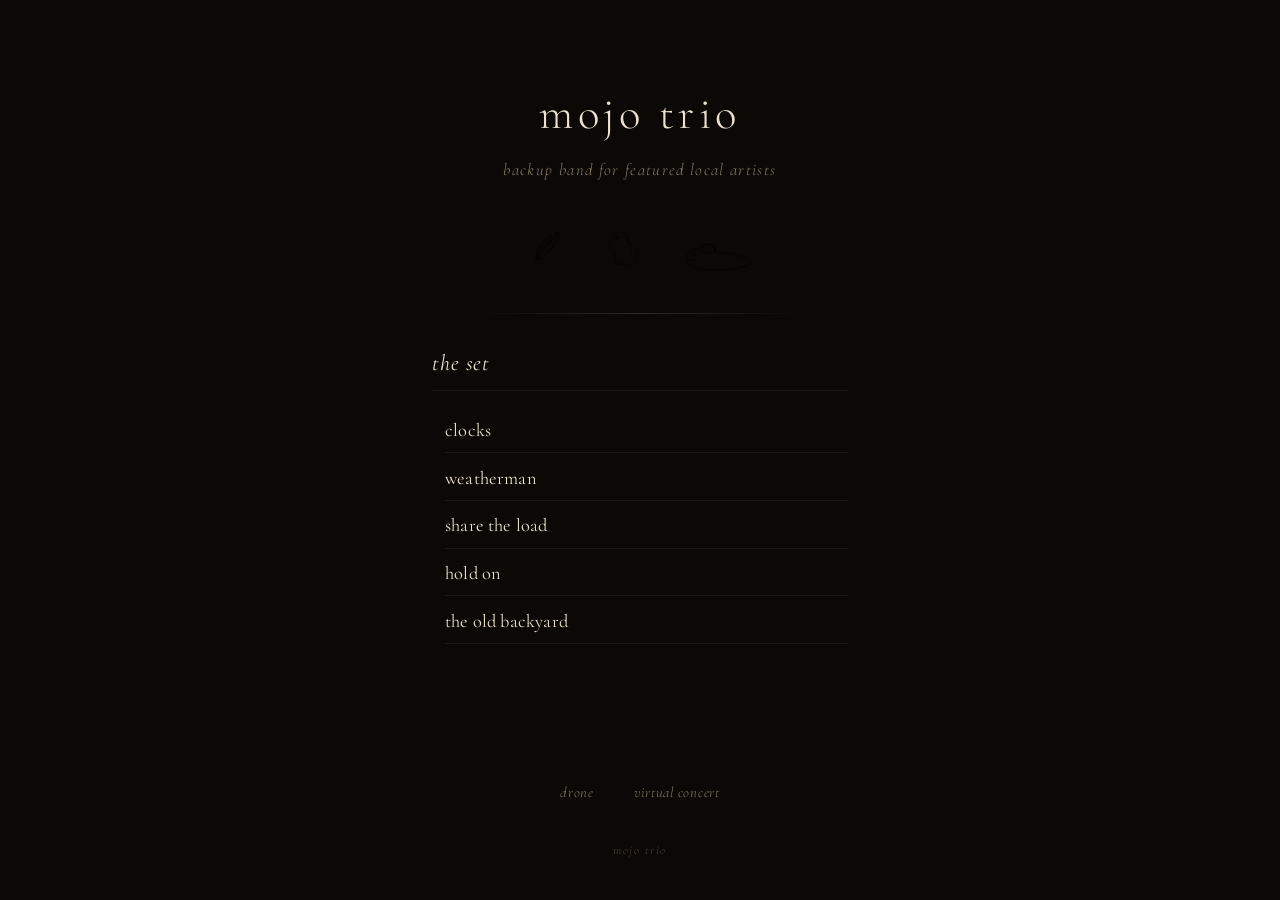
<file: index.html>
<!DOCTYPE html>
<html lang="en">
<head>
  <meta charset="UTF-8">
  <meta name="viewport" content="width=device-width, initial-scale=1.0">
  <title>mojo trio</title>
  <meta name="description" content="mojo trio practice site">
  <link rel="preconnect" href="https://fonts.googleapis.com">
  <link rel="preconnect" href="https://fonts.gstatic.com" crossorigin>
  <link href="https://fonts.googleapis.com/css2?family=Cormorant+Garamond:ital,wght@0,300;0,400;0,500;1,300;1,400&display=swap" rel="stylesheet">
  <link rel="stylesheet" href="index.css">
</head>
<body>
<header>
    <h1>mojo trio</h1>
    <p class="subtitle">backup band for featured local artists</p>
    <div class="marks" aria-hidden="true">
      <img class="mark-spirit" src="feather.svg" alt="">
      <img class="mark-frog"   src="frog.svg"    alt="">
      <img class="mark-toad"   src="toad.svg"    alt="">
    </div>
  </header>

  <main id="concerts"></main>

  <nav class="tools">
    <a href="drone.html">drone</a>
    <a href="concert.html">virtual concert</a>
  </nav>

  <footer>mojo trio</footer>

  <script>
    fetch('songs.json')
      .then(r => { if (!r.ok) throw new Error(r.status); return r.json(); })
      .then(data => {
        const container = document.getElementById('concerts');
        const concertMeta = data.concerts || {};
        const entries = Object.entries(data.songs || {});

        if (entries.length === 0) {
          const p = document.createElement('p');
          p.className = 'empty';
          p.innerHTML = 'songs coming soon<span class="empty-sub">add tracks to <code>songs.json</code></span>';
          container.appendChild(p);
          return;
        }

        const concerts = {};
        entries.forEach(([slug, song]) => {
          const concert = song.concert || 'uncategorized';
          if (!concerts[concert]) concerts[concert] = [];
          concerts[concert].push([slug, song]);
        });

        let delay = 0.4;
        for (const [concert, songs] of Object.entries(concerts)) {
          const section = document.createElement('div');
          section.className = 'concert';
          section.style.animationDelay = delay + 's';
          delay += 0.15;

          const header = document.createElement('div');
          header.className = 'concert-header';

          const meta = concertMeta[concert];
          const h2 = document.createElement('h2');
          h2.className = 'concert-name';
          h2.textContent = meta ? meta.name : concert;
          header.appendChild(h2);

          if (meta && meta.date) {
            const dateSpan = document.createElement('span');
            dateSpan.className = 'concert-date';
            dateSpan.textContent = meta.date;
            header.appendChild(dateSpan);
          }

          section.appendChild(header);

          const ul = document.createElement('ul');
          ul.className = 'song-list';
          songs.sort((a, b) => (a[1].order || 99) - (b[1].order || 99));
          songs.forEach(([slug, song]) => {
            const li = document.createElement('li');
            const a = document.createElement('a');
            a.href = 'song.html?s=' + encodeURIComponent(slug);

            const parts = song.title.split(' — ');
            if (parts.length === 2) {
              const artistSpan = document.createElement('span');
              artistSpan.className = 'song-artist';
              artistSpan.textContent = parts[0];
              a.appendChild(artistSpan);
              a.appendChild(document.createTextNode(parts[1]));
            } else {
              a.textContent = song.title;
            }

            li.appendChild(a);
            ul.appendChild(li);
          });

          section.appendChild(ul);
          container.appendChild(section);
        }
      })
      .catch(() => {
        const container = document.getElementById('concerts');
        const p = document.createElement('p');
        p.className = 'empty';
        p.textContent = 'failed to load songs';
        container.appendChild(p);
      });
  </script>
</body>
</html>
</file>
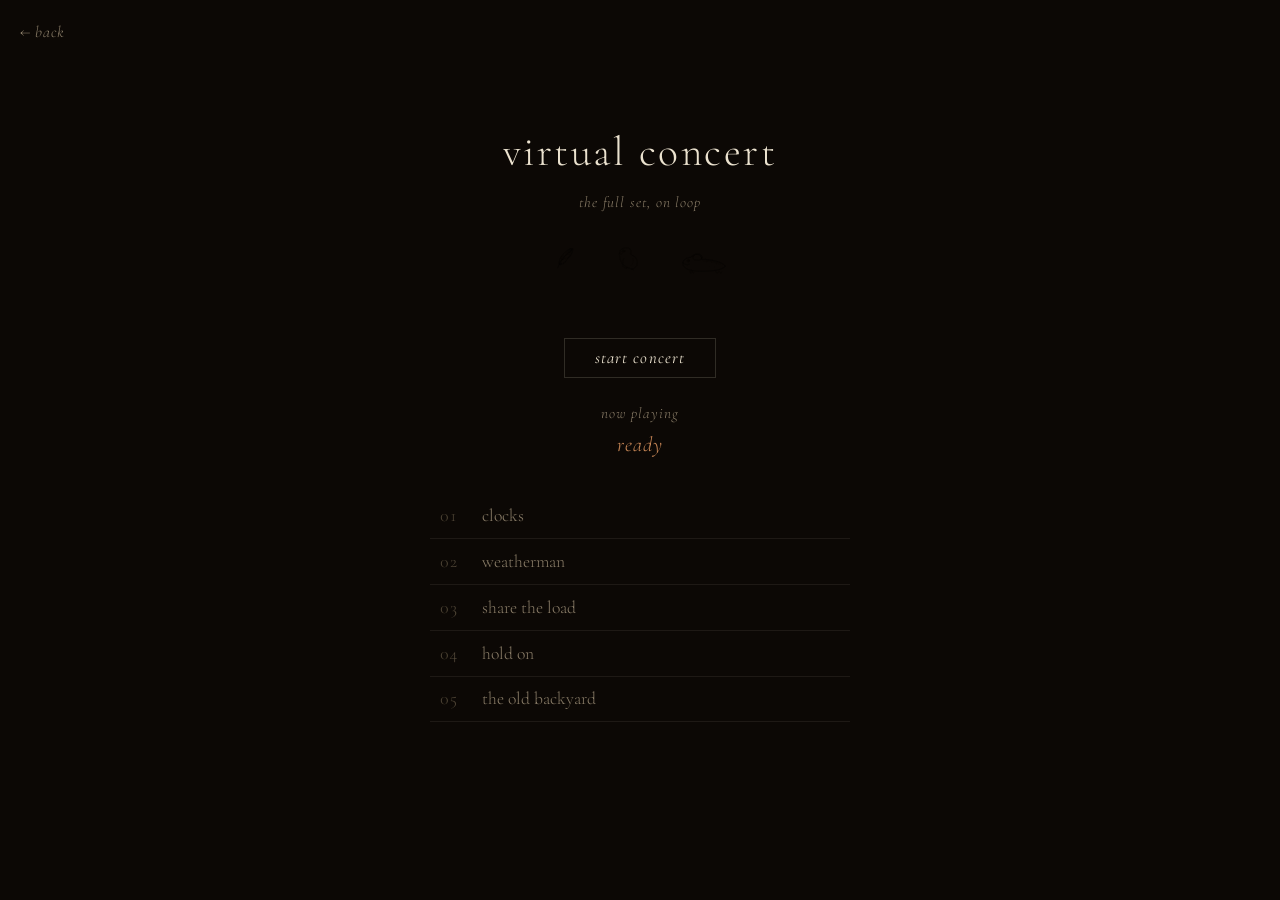
<file: concert.html>
<!DOCTYPE html>
<html lang="en">
<head>
  <meta charset="UTF-8" />
  <meta name="viewport" content="width=device-width, initial-scale=1.0" />
  <title>virtual concert · mojo trio</title>
  <link rel="preconnect" href="https://fonts.googleapis.com">
  <link rel="preconnect" href="https://fonts.gstatic.com" crossorigin>
  <link href="https://fonts.googleapis.com/css2?family=Cormorant+Garamond:ital,wght@0,300;0,400;0,500;1,300;1,400&display=swap" rel="stylesheet">
  <link rel="stylesheet" href="index.css">
  <style>
    body {
      padding: 4rem 1.25rem 4rem;
      display: flex;
      flex-direction: column;
      align-items: center;
      gap: 1.5rem;
    }

    #start-btn {
      background: transparent;
      border: 1px solid var(--line-strong);
      color: var(--ink);
      font-family: var(--font-serif);
      font-style: italic;
      font-size: 1.05rem;
      padding: 0.55rem 1.9rem;
      cursor: pointer;
      letter-spacing: 0.06em;
      transition: color 0.3s ease, border-color 0.3s ease;
    }
    #start-btn:hover { color: var(--ember); border-color: var(--ember); }

    .now-playing {
      font-family: var(--font-serif);
      font-style: italic;
      text-align: center;
      color: var(--ink-mute);
      margin: 0;
      font-size: 0.95rem;
      letter-spacing: 0.06em;
    }
    .now-playing .current {
      display: block;
      color: var(--ember);
      font-size: 1.3rem;
      letter-spacing: 0.04em;
      margin-top: 0.2rem;
      text-transform: lowercase;
    }

    .setlist {
      list-style: none;
      padding: 0;
      margin: 0.5rem 0;
      width: min(420px, 92vw);
    }
    .setlist li {
      display: flex;
      justify-content: space-between;
      gap: 1rem;
      font-family: var(--font-serif);
      font-size: 1.1rem;
      color: var(--ink-mute);
      padding: 0.55rem 0.6rem;
      border-bottom: 1px solid var(--line);
      transition: color 0.3s ease, opacity 0.3s ease;
      cursor: pointer;
      text-transform: lowercase;
    }
    .setlist li .num {
      color: var(--ink-faint);
      font-variant-numeric: tabular-nums;
      margin-right: 0.5rem;
    }
    .setlist li.played { color: var(--ink-faint); opacity: 0.6; }
    .setlist li.active { color: var(--ember); }

    .loop-badge {
      font-family: var(--font-serif);
      font-style: italic;
      font-size: 0.85rem;
      letter-spacing: 0.08em;
      color: var(--ink-faint);
      text-align: center;
      min-height: 1.2em;
      margin: 0;
    }
  </style>
</head>
<body>
  <a class="back" href="index.html">← back</a>

  <div class="page-header">
    <h1>virtual concert</h1>
    <p class="subtitle">the full set, on loop</p>
    <div class="marks-row" aria-hidden="true">
      <img class="m-spirit" src="feather.svg" alt="">
      <img class="m-frog"   src="frog.svg"    alt="">
      <img class="m-toad"   src="toad.svg"    alt="">
    </div>
  </div>

  <audio id="audio" preload="none"></audio>

  <button id="start-btn">start concert</button>

  <p class="now-playing">
    now playing
    <span class="current" id="current-title">loading…</span>
  </p>

  <ul class="setlist" id="setlist"></ul>

  <p class="loop-badge" id="loop-badge"></p>

  <script>
    const audio = document.getElementById('audio');
    const currentTitle = document.getElementById('current-title');
    const setlistEl = document.getElementById('setlist');
    const loopBadge = document.getElementById('loop-badge');
    const startBtn = document.getElementById('start-btn');

    let playlist = [];
    let currentIndex = 0;
    let loopCount = 0;
    let started = false;

    fetch('songs.json')
      .then(r => { if (!r.ok) throw new Error(r.status); return r.json(); })
      .then(data => {
        playlist = Object.entries(data.songs || {})
          .sort((a, b) => (a[1].order || 99) - (b[1].order || 99))
          .map(([slug, song]) => song);

        if (playlist.length === 0) {
          currentTitle.textContent = 'no songs yet';
          startBtn.disabled = true;
          startBtn.style.opacity = '0.4';
          return;
        }

        playlist.forEach((song, i) => {
          const li = document.createElement('li');
          li.id = 'setlist-' + i;
          const num = document.createElement('span');
          num.className = 'num';
          num.textContent = (i + 1).toString().padStart(2, '0');
          const name = document.createElement('span');
          name.style.flex = '1';
          name.textContent = song.title;
          li.appendChild(num);
          li.appendChild(name);
          li.addEventListener('click', () => { if (started) playSong(i); });
          setlistEl.appendChild(li);
        });

        currentTitle.textContent = 'ready';
      })
      .catch(() => { currentTitle.textContent = 'failed to load'; });

    function updateSetlist() {
      playlist.forEach((_, i) => {
        const li = document.getElementById('setlist-' + i);
        li.className = '';
        if (i < currentIndex) li.className = 'played';
        if (i === currentIndex) li.className = 'active';
      });
    }

    function playSong(index) {
      currentIndex = index;
      const song = playlist[index];
      currentTitle.textContent = song.title;
      updateSetlist();
      audio.src = song.audio;
      audio.play();
    }

    function playNext() {
      currentIndex++;
      if (currentIndex >= playlist.length) {
        currentIndex = 0;
        loopCount++;
        loopBadge.textContent = 'loop ' + (loopCount + 1);
      }
      playSong(currentIndex);
    }

    audio.addEventListener('ended', () => { if (started) playNext(); });

    startBtn.addEventListener('click', () => {
      if (playlist.length === 0) return;
      if (!started) {
        started = true;
        loopCount = 0;
        loopBadge.textContent = 'loop 1';
        startBtn.textContent = 'restart';
        playSong(0);
      } else {
        loopCount = 0;
        loopBadge.textContent = 'loop 1';
        playSong(0);
      }
    });
  </script>
</body>
</html>
</file>
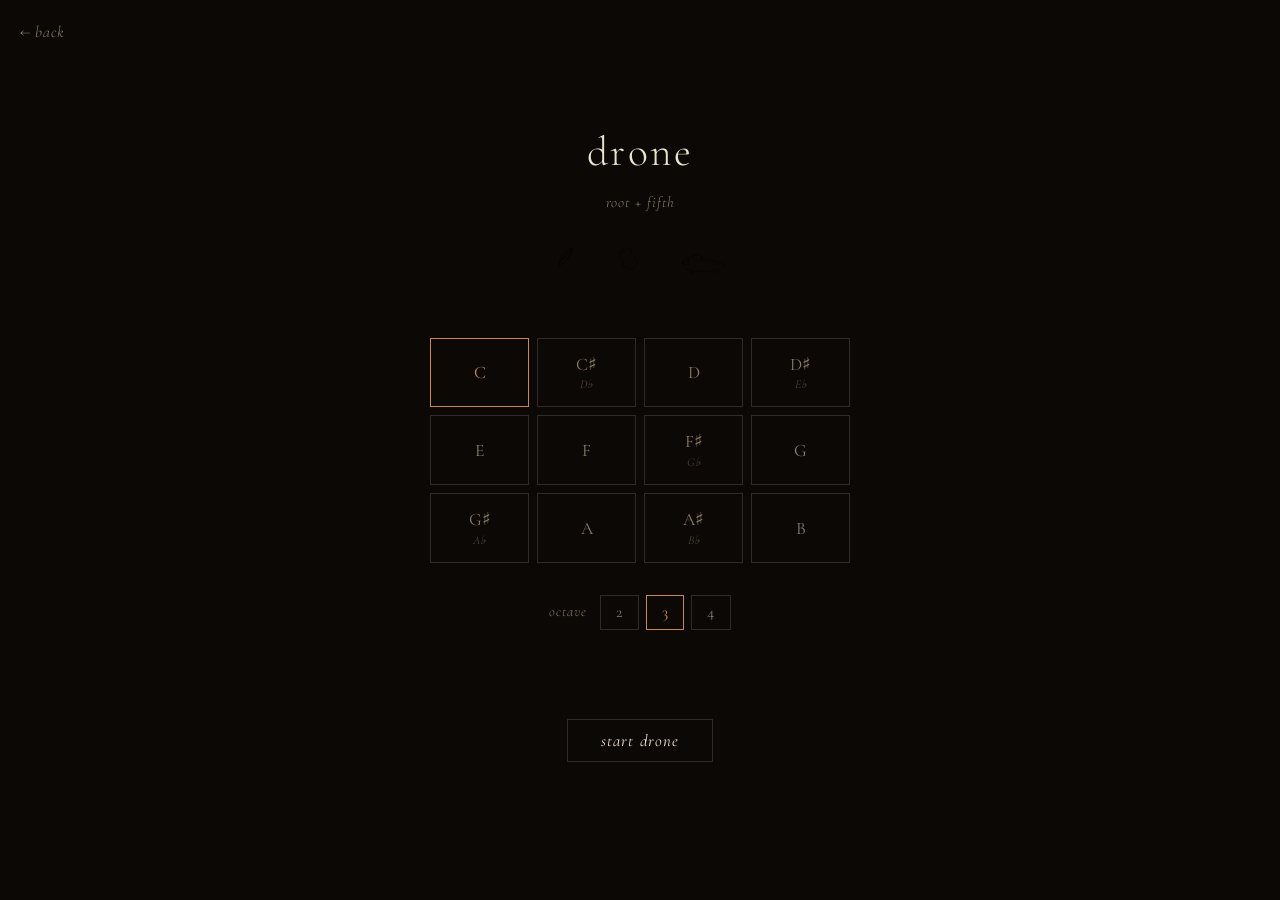
<file: drone.html>
<!DOCTYPE html>
<html lang="en">
<head>
  <meta charset="UTF-8" />
  <meta name="viewport" content="width=device-width, initial-scale=1.0" />
  <title>drone · mojo trio</title>
  <link rel="preconnect" href="https://fonts.googleapis.com">
  <link rel="preconnect" href="https://fonts.gstatic.com" crossorigin>
  <link href="https://fonts.googleapis.com/css2?family=Cormorant+Garamond:ital,wght@0,300;0,400;0,500;1,300;1,400&display=swap" rel="stylesheet">
  <link rel="stylesheet" href="index.css">
  <style>
    body {
      padding: 4rem 1.25rem 4rem;
      display: flex;
      flex-direction: column;
      align-items: center;
      gap: 1.5rem;
    }

    .note-grid {
      display: grid;
      grid-template-columns: repeat(4, 1fr);
      gap: 0.5rem;
      width: min(420px, 92vw);
      margin: 0 auto;
    }

    .note-btn {
      background: transparent;
      border: 1px solid var(--line-strong);
      color: var(--ink-mute);
      font-family: var(--font-serif);
      font-size: 1.1rem;
      font-weight: 400;
      padding: 0.85em 0.4em;
      cursor: pointer;
      transition: color 0.2s ease, border-color 0.2s ease;
      line-height: 1.2;
      text-align: center;
    }
    .note-btn:hover { color: var(--ink); border-color: var(--ink-mute); }
    .note-btn.selected {
      color: var(--ember);
      border-color: var(--ember);
    }
    .note-btn .enharmonic {
      display: block;
      font-size: 0.75rem;
      color: var(--ink-faint);
      font-style: italic;
      margin-top: 0.2em;
    }
    .note-btn.selected .enharmonic { color: var(--ember); opacity: 0.7; }

    .octave-row {
      display: flex;
      gap: 0.45rem;
      justify-content: center;
      align-items: center;
      margin-top: 0.5rem;
    }
    .octave-label {
      font-family: var(--font-serif);
      font-style: italic;
      font-size: 0.9rem;
      color: var(--ink-mute);
      margin-right: 0.4rem;
      letter-spacing: 0.06em;
    }
    .oct-btn {
      background: transparent;
      border: 1px solid var(--line-strong);
      color: var(--ink-mute);
      font-family: var(--font-serif);
      font-size: 1rem;
      padding: 0.4em 0.95em;
      cursor: pointer;
      transition: color 0.2s ease, border-color 0.2s ease;
    }
    .oct-btn:hover { color: var(--ink); border-color: var(--ink-mute); }
    .oct-btn.selected { color: var(--ember); border-color: var(--ember); }

    .drone-status {
      font-family: var(--font-serif);
      font-style: italic;
      font-size: 1.3rem;
      letter-spacing: 0.06em;
      color: var(--ink-faint);
      text-align: center;
      min-height: 1.6em;
      margin: 0.5rem 0 0;
    }
    .drone-status.playing { color: var(--ember); }

    .play-btn {
      background: transparent;
      border: 1px solid var(--line-strong);
      color: var(--ink);
      font-family: var(--font-serif);
      font-style: italic;
      font-size: 1.05rem;
      padding: 0.6em 2em;
      cursor: pointer;
      letter-spacing: 0.06em;
      transition: color 0.3s ease, border-color 0.3s ease;
    }
    .play-btn:hover { color: var(--ember); border-color: var(--ember); }
  </style>
</head>
<body>
<a class="back" href="index.html">← back</a>

  <div class="page-header">
    <h1>drone</h1>
    <p class="subtitle">root + fifth</p>
    <div class="marks-row" aria-hidden="true">
      <img class="m-spirit" src="feather.svg" alt="">
      <img class="m-frog"   src="frog.svg"    alt="">
      <img class="m-toad"   src="toad.svg"    alt="">
    </div>
  </div>

  <div class="note-grid" id="notes"></div>

  <div class="octave-row">
    <span class="octave-label">octave</span>
    <button class="oct-btn" data-oct="2">2</button>
    <button class="oct-btn selected" data-oct="3">3</button>
    <button class="oct-btn" data-oct="4">4</button>
  </div>

  <p class="drone-status" id="status"></p>
  <button class="play-btn" id="play-btn">start drone</button>

  <script>
    const NOTES = [
      { name: 'C',  alt: null },
      { name: 'C♯', alt: 'D♭' },
      { name: 'D',  alt: null },
      { name: 'D♯', alt: 'E♭' },
      { name: 'E',  alt: null },
      { name: 'F',  alt: null },
      { name: 'F♯', alt: 'G♭' },
      { name: 'G',  alt: null },
      { name: 'G♯', alt: 'A♭' },
      { name: 'A',  alt: null },
      { name: 'A♯', alt: 'B♭' },
      { name: 'B',  alt: null }
    ];

    function noteFreq(noteIndex, octave) {
      const midi = noteIndex + (octave + 1) * 12;
      return 440 * Math.pow(2, (midi - 69) / 12);
    }

    const FIFTH_RATIO = 1.5;

    let audioCtx = null;
    let rootOsc = null, fifthOsc = null;
    let droneFilter = null, droneGain = null;
    let formantA = null, formantB = null, bridgeHill = null;
    let noiseSource = null, noiseFilter = null, noiseGain = null;
    let isPlaying = false;
    let selectedNote = 0;
    let selectedOctave = 3;

    const notesGrid = document.getElementById('notes');
    const statusEl = document.getElementById('status');
    const playBtn = document.getElementById('play-btn');

    NOTES.forEach((note, i) => {
      const btn = document.createElement('button');
      btn.className = 'note-btn' + (i === 0 ? ' selected' : '');
      btn.dataset.note = i;
      let html = note.name;
      if (note.alt) html += '<span class="enharmonic">' + note.alt + '</span>';
      btn.innerHTML = html;
      btn.addEventListener('click', () => selectNote(i));
      notesGrid.appendChild(btn);
    });

    document.querySelectorAll('.oct-btn').forEach(btn => {
      btn.addEventListener('click', () => {
        document.querySelectorAll('.oct-btn').forEach(b => b.classList.remove('selected'));
        btn.classList.add('selected');
        selectedOctave = parseInt(btn.dataset.oct, 10);
        if (isPlaying) updateDroneFreq();
        updateStatus();
      });
    });

    function selectNote(i) {
      selectedNote = i;
      document.querySelectorAll('.note-btn').forEach(b => b.classList.remove('selected'));
      notesGrid.children[i].classList.add('selected');
      if (isPlaying) updateDroneFreq();
      updateStatus();
    }

    function currentFreq() {
      return noteFreq(selectedNote, selectedOctave);
    }

    function fifthLabel() {
      const fifthIdx = (selectedNote + 7) % 12;
      const fifthOct = selectedOctave + Math.floor((selectedNote + 7) / 12);
      return NOTES[fifthIdx].name + fifthOct;
    }

    function updateStatus() {
      const note = NOTES[selectedNote];
      const rootName = note.name + selectedOctave;
      if (isPlaying) {
        statusEl.textContent = rootName + ' · ' + fifthLabel();
        statusEl.className = 'drone-status playing';
      } else {
        statusEl.textContent = '';
        statusEl.className = 'drone-status';
      }
    }

    function initAudio() {
      audioCtx = new (window.AudioContext || window.webkitAudioContext)();
      audioCtx.onstatechange = () => {
        if (!audioCtx) return;
        if (audioCtx.state === 'interrupted' || audioCtx.state === 'suspended') {
          if (isPlaying) stopDrone();
        }
      };
    }

    async function startDrone() {
      if (!audioCtx) initAudio();
      if (audioCtx.state === 'suspended') await audioCtx.resume();

      const root = currentFreq();
      const fifth = root * FIFTH_RATIO;

      rootOsc = audioCtx.createOscillator();
      fifthOsc = audioCtx.createOscillator();
      droneFilter = audioCtx.createBiquadFilter();
      formantA = audioCtx.createBiquadFilter();
      formantB = audioCtx.createBiquadFilter();
      bridgeHill = audioCtx.createBiquadFilter();
      droneGain = audioCtx.createGain();

      rootOsc.type = 'sawtooth';
      rootOsc.frequency.value = root;
      fifthOsc.type = 'sawtooth';
      fifthOsc.frequency.value = fifth;

      droneFilter.type = 'lowpass';
      droneFilter.frequency.value = 5000;
      droneFilter.Q.value = 0.7;

      formantA.type = 'peaking';
      formantA.frequency.value = 250;
      formantA.Q.value = 4;
      formantA.gain.value = 8;
      formantB.type = 'peaking';
      formantB.frequency.value = 450;
      formantB.Q.value = 3;
      formantB.gain.value = 6;
      bridgeHill.type = 'peaking';
      bridgeHill.frequency.value = 1800;
      bridgeHill.Q.value = 2;
      bridgeHill.gain.value = 5;

      droneGain.gain.value = 0.35;

      // Sub-audible noise to keep car Bluetooth codecs from triggering
      // silence/static detection (which would otherwise duck a sustained
      // tone like this and produce audible pulsing). Put the noise in
      // the band BT codecs actually preserve (1-4 kHz) — putting it up
      // high (>6 kHz) is no good because SBC and similar codecs throw
      // those frequencies away before they reach the speaker.
      const noiseBuf = audioCtx.createBuffer(1, audioCtx.sampleRate, audioCtx.sampleRate);
      const noiseData = noiseBuf.getChannelData(0);
      for (let i = 0; i < noiseData.length; i++) noiseData[i] = Math.random() * 2 - 1;
      noiseSource = audioCtx.createBufferSource();
      noiseSource.buffer = noiseBuf;
      noiseSource.loop = true;
      noiseFilter = audioCtx.createBiquadFilter();
      noiseFilter.type = 'bandpass';
      noiseFilter.frequency.value = 2000;
      noiseFilter.Q.value = 0.6;
      noiseGain = audioCtx.createGain();
      noiseGain.gain.value = 0.012;

      rootOsc.connect(droneFilter);
      fifthOsc.connect(droneFilter);
      droneFilter.connect(formantA);
      formantA.connect(formantB);
      formantB.connect(bridgeHill);
      bridgeHill.connect(droneGain);
      noiseSource.connect(noiseFilter);
      noiseFilter.connect(noiseGain);
      noiseGain.connect(droneGain);
      droneGain.connect(audioCtx.destination);

      rootOsc.start();
      fifthOsc.start();
      noiseSource.start();

      isPlaying = true;
      playBtn.textContent = 'stop drone';
      updateStatus();
    }

    function stopDrone() {
      const sources = [rootOsc, fifthOsc, noiseSource];
      sources.forEach(o => { try { o.stop(); o.disconnect(); } catch (e) {} });
      rootOsc = null; fifthOsc = null;
      noiseSource = null; noiseFilter = null; noiseGain = null;
      droneFilter = null; droneGain = null;
      formantA = null; formantB = null; bridgeHill = null;

      isPlaying = false;
      playBtn.textContent = 'start drone';
      updateStatus();

      if (audioCtx) {
        const ctx = audioCtx;
        audioCtx = null;
        try { ctx.close(); } catch (e) {}
      }
    }

    function updateDroneFreq() {
      if (!rootOsc) return;
      const root = currentFreq();
      const fifth = root * FIFTH_RATIO;
      const now = audioCtx.currentTime;
      rootOsc.frequency.setTargetAtTime(root, now, 0.03);
      fifthOsc.frequency.setTargetAtTime(fifth, now, 0.03);
    }

    playBtn.addEventListener('click', () => {
      if (!isPlaying) startDrone();
      else stopDrone();
    });
  </script>
</body>
</html>
</file>
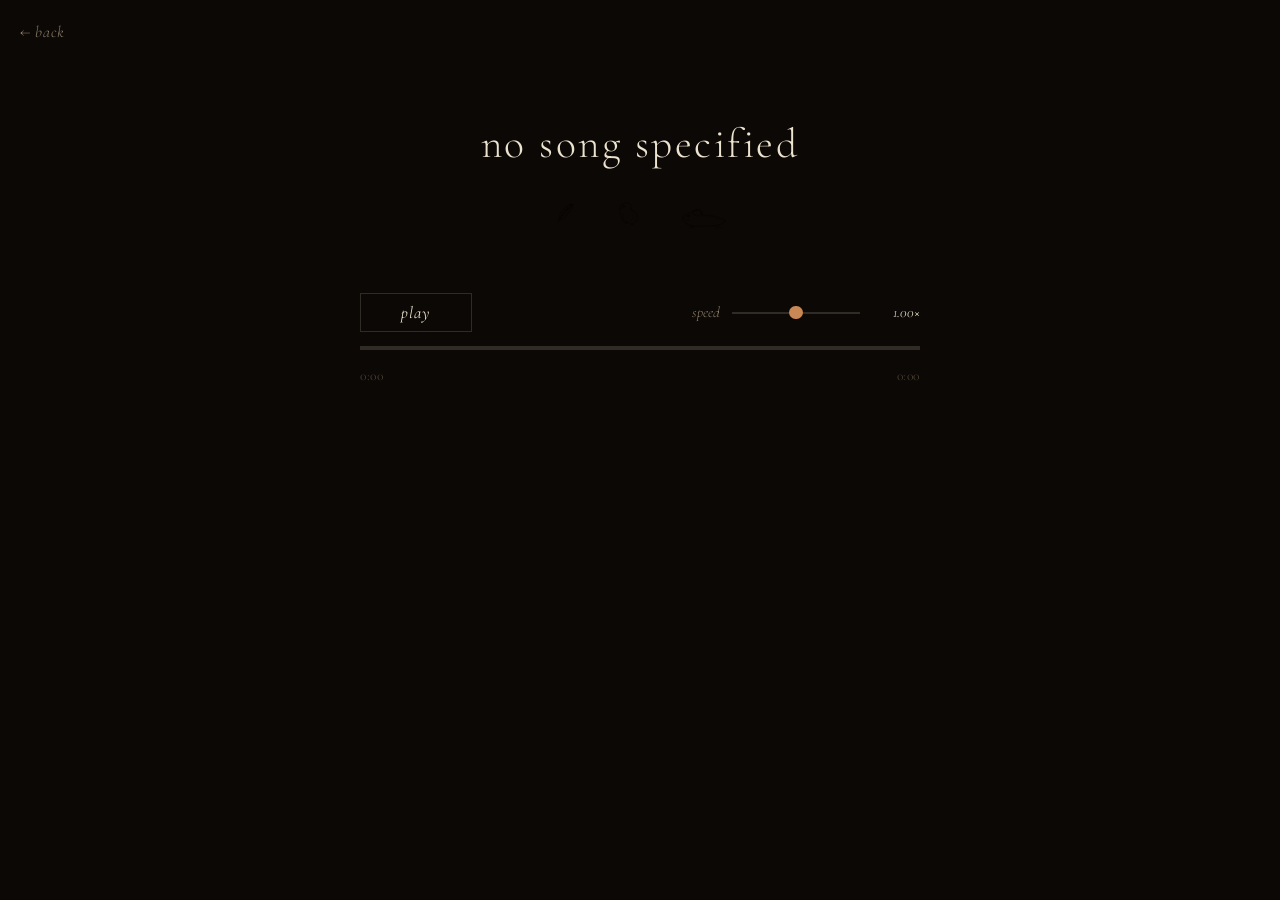
<file: song.html>
<!DOCTYPE html>
<html lang="en">
<head>
  <meta charset="UTF-8" />
  <meta name="viewport" content="width=device-width, initial-scale=1.0" />
  <title>loading…</title>
  <link rel="preconnect" href="https://fonts.googleapis.com">
  <link rel="preconnect" href="https://fonts.gstatic.com" crossorigin>
  <link href="https://fonts.googleapis.com/css2?family=Cormorant+Garamond:ital,wght@0,300;0,400;0,500;1,300;1,400&display=swap" rel="stylesheet">
  <link rel="stylesheet" href="index.css">
  <style>
    body {
      padding: 4rem 1.25rem 4rem;
      display: flex;
      flex-direction: column;
      align-items: center;
      gap: 1.5rem;
    }

    .song-title {
      font-family: var(--font-serif);
      font-weight: 300;
      font-size: clamp(1.8rem, 4.5vw, 2.6rem);
      letter-spacing: 0.04em;
      text-transform: lowercase;
      margin: 0;
      text-align: center;
      line-height: 1.2;
    }

    .transport {
      width: min(560px, 92vw);
      display: flex;
      flex-direction: column;
      gap: 0.9rem;
    }

    .transport-row {
      display: flex;
      align-items: center;
      justify-content: space-between;
      gap: 1rem;
      flex-wrap: wrap;
    }

    #play-btn {
      background: transparent;
      border: 1px solid var(--line-strong);
      color: var(--ink);
      font-family: var(--font-serif);
      font-style: italic;
      font-size: 1.05rem;
      padding: 0.5rem 1.7rem;
      cursor: pointer;
      letter-spacing: 0.06em;
      transition: color 0.25s ease, border-color 0.25s ease;
      min-width: 7rem;
    }
    #play-btn:hover { color: var(--ember); border-color: var(--ember); }

    .speed-control {
      display: flex;
      align-items: center;
      gap: 0.6rem;
      font-family: var(--font-serif);
      font-style: italic;
      color: var(--ink-mute);
      font-size: 0.95rem;
    }
    #speed-display { color: var(--ink); min-width: 3.2em; text-align: right; }

    input[type="range"] {
      -webkit-appearance: none;
      appearance: none;
      width: 8rem;
      height: 2px;
      background: var(--line-strong);
      outline: none;
    }
    input[type="range"]::-webkit-slider-thumb {
      -webkit-appearance: none; appearance: none;
      width: 0.85rem; height: 0.85rem;
      background: var(--ember); border-radius: 50%; cursor: pointer;
    }
    input[type="range"]::-moz-range-thumb {
      width: 0.85rem; height: 0.85rem;
      background: var(--ember); border-radius: 50%; cursor: pointer; border: 0;
    }

    /* progress / scrubber */
    .scrubber {
      position: relative;
      width: 100%;
      height: 4px;
      background: var(--line-strong);
      cursor: pointer;
    }
    .scrubber-fill {
      position: absolute;
      left: 0; top: 0; bottom: 0;
      width: 0%;
      background: var(--ember);
    }
    .time-row {
      display: flex;
      justify-content: space-between;
      font-family: var(--font-serif);
      font-size: 0.85rem;
      color: var(--ink-faint);
      letter-spacing: 0.04em;
    }

    /* section list */
    .sections {
      width: min(560px, 92vw);
      list-style: none;
      padding: 0;
      margin: 0.5rem 0 0;
    }
    .section {
      display: flex;
      align-items: center;
      gap: 0.75rem;
      padding: 0.65rem 0.6rem;
      border-bottom: 1px solid var(--line);
      cursor: pointer;
      transition: background 0.2s ease;
    }
    .section:hover { background: rgba(235, 226, 207, 0.03); }
    .section.active .section-label { color: var(--ember); }
    .section-time {
      font-family: var(--font-serif);
      font-variant-numeric: tabular-nums;
      color: var(--ink-faint);
      font-size: 0.95rem;
      min-width: 3.2em;
    }
    .section-label {
      flex: 1;
      font-size: 1.1rem;
      color: var(--ink);
      letter-spacing: 0.01em;
    }
    .loop-btn {
      background: transparent;
      border: 1px solid var(--line-strong);
      color: var(--ink-mute);
      font-family: var(--font-serif);
      font-style: italic;
      font-size: 0.85rem;
      padding: 0.3rem 0.85rem;
      cursor: pointer;
      letter-spacing: 0.06em;
      transition: color 0.2s ease, border-color 0.2s ease;
    }
    .loop-btn:hover { color: var(--ember); border-color: var(--ember); }
    .loop-btn.active { color: var(--bg); background: var(--ember); border-color: var(--ember); }
  </style>
</head>
<body>
  <a class="back" href="index.html">← back</a>

  <div class="page-header">
    <h1 class="song-title" id="song-title">loading…</h1>
    <div class="marks-row" aria-hidden="true">
      <img class="m-spirit" src="feather.svg" alt="">
      <img class="m-frog"   src="frog.svg"    alt="">
      <img class="m-toad"   src="toad.svg"    alt="">
    </div>
  </div>

  <audio id="audio" preload="metadata"></audio>

  <div class="transport">
    <div class="transport-row">
      <button id="play-btn">play</button>
      <div class="speed-control">
        <span>speed</span>
        <input id="speed" type="range" min="0.5" max="1.5" step="0.05" value="1">
        <span id="speed-display">1.00×</span>
      </div>
    </div>
    <div class="scrubber" id="scrubber"><div class="scrubber-fill" id="scrubber-fill"></div></div>
    <div class="time-row"><span id="cur-time">0:00</span><span id="dur-time">0:00</span></div>
  </div>

  <ul class="sections" id="sections"></ul>

  <script>
    const params = new URLSearchParams(window.location.search);
    const slug = params.get('s');
    const audio = document.getElementById('audio');
    const playBtn = document.getElementById('play-btn');
    const speedInput = document.getElementById('speed');
    const speedDisplay = document.getElementById('speed-display');
    const scrubber = document.getElementById('scrubber');
    const scrubberFill = document.getElementById('scrubber-fill');
    const curTimeEl = document.getElementById('cur-time');
    const durTimeEl = document.getElementById('dur-time');
    const sectionsEl = document.getElementById('sections');
    const titleEl = document.getElementById('song-title');

    let loopStart = null, loopEnd = null, loopIndex = null;
    let sections = [];

    function parseTime(t) {
      const parts = String(t).split(':');
      if (parts.length === 1) return parseFloat(parts[0]) || 0;
      return parseInt(parts[0], 10) * 60 + parseFloat(parts[1]);
    }
    function fmt(sec) {
      if (!isFinite(sec)) return '0:00';
      const m = Math.floor(sec / 60);
      const s = Math.floor(sec % 60).toString().padStart(2, '0');
      return `${m}:${s}`;
    }

    if (!slug) {
      titleEl.textContent = 'no song specified';
    } else {
      fetch('songs.json')
        .then(r => { if (!r.ok) throw new Error(r.status); return r.json(); })
        .then(data => {
          const song = (data.songs || {})[slug];
          if (!song) { titleEl.textContent = 'song not found'; return; }
          document.title = song.title + ' · mojo trio';
          titleEl.textContent = song.title;
          audio.src = song.audio;

          // Normalize to sections with start (seconds) + label. Support legacy "loops".
          if (Array.isArray(song.sections)) {
            sections = song.sections.map(s => ({ label: s.label, start: parseTime(s.start) }));
          } else if (Array.isArray(song.loops)) {
            sections = song.loops.map(l => ({
              label: l.label || '',
              start: parseTime(Array.isArray(l) ? l[0] : l.start)
            }));
          }
          renderSections();
        })
        .catch(err => { console.error(err); titleEl.textContent = 'failed to load'; });
    }

    function sectionEnd(i) {
      // end of section i = start of next section, or end of track for the last
      if (i + 1 < sections.length) return sections[i + 1].start;
      return isFinite(audio.duration) ? audio.duration : Infinity;
    }

    function renderSections() {
      sectionsEl.innerHTML = '';
      sections.forEach((sec, i) => {
        const li = document.createElement('li');
        li.className = 'section';
        li.dataset.index = i;

        const time = document.createElement('span');
        time.className = 'section-time';
        time.textContent = fmt(sec.start);

        const label = document.createElement('span');
        label.className = 'section-label';
        label.textContent = sec.label;

        const loopBtn = document.createElement('button');
        loopBtn.className = 'loop-btn';
        loopBtn.textContent = 'loop';

        // Click row (not the loop button) = seek there and play, no loop
        li.addEventListener('click', (e) => {
          if (e.target === loopBtn) return;
          clearLoop();
          audio.currentTime = sec.start;
          audio.play();
        });
        loopBtn.addEventListener('click', () => toggleLoop(i));

        li.appendChild(time);
        li.appendChild(label);
        li.appendChild(loopBtn);
        sectionsEl.appendChild(li);
      });
    }

    function clearLoop() {
      loopStart = loopEnd = loopIndex = null;
      document.querySelectorAll('.loop-btn').forEach(b => {
        b.classList.remove('active');
        b.textContent = 'loop';
      });
    }

    function toggleLoop(i) {
      const btns = document.querySelectorAll('.loop-btn');
      if (loopIndex === i) { clearLoop(); audio.pause(); return; }
      clearLoop();
      loopIndex = i;
      loopStart = sections[i].start;
      loopEnd = sectionEnd(i);
      btns[i].classList.add('active');
      btns[i].textContent = 'stop';
      audio.currentTime = loopStart;
      audio.play();
    }

    playBtn.addEventListener('click', () => {
      if (audio.paused) audio.play();
      else audio.pause();
    });

    speedInput.addEventListener('input', () => {
      const r = parseFloat(speedInput.value);
      audio.playbackRate = r;
      speedDisplay.textContent = r.toFixed(2) + '×';
    });

    scrubber.addEventListener('click', (e) => {
      if (!isFinite(audio.duration)) return;
      const rect = scrubber.getBoundingClientRect();
      const ratio = (e.clientX - rect.left) / rect.width;
      clearLoop();
      audio.currentTime = ratio * audio.duration;
    });

    audio.addEventListener('loadedmetadata', () => {
      durTimeEl.textContent = fmt(audio.duration);
    });

    audio.addEventListener('timeupdate', () => {
      if (loopStart !== null && audio.currentTime >= loopEnd) {
        audio.currentTime = loopStart;
      }
      curTimeEl.textContent = fmt(audio.currentTime);
      if (isFinite(audio.duration)) {
        scrubberFill.style.width = (audio.currentTime / audio.duration * 100) + '%';
      }
      // highlight the active section
      let active = -1;
      for (let i = 0; i < sections.length; i++) {
        if (audio.currentTime >= sections[i].start) active = i; else break;
      }
      document.querySelectorAll('.section').forEach((el, i) => {
        el.classList.toggle('active', i === active);
      });
    });

    audio.addEventListener('play',  () => { playBtn.textContent = 'pause'; });
    audio.addEventListener('pause', () => { playBtn.textContent = 'play'; });
    audio.addEventListener('ended', () => { clearLoop(); });
  </script>
</body>
</html>
</file>
<file: index.css>
/* ─────────────────────────────────────────────
   mojo trio — practice site
   earth-toned, restrained, WSO lineage
   ───────────────────────────────────────────── */

:root {
  --bg:          #0c0805;
  --ink:         #ebe2cf;
  --ink-mute:    #8a7d68;
  --ink-faint:   #4f4536;
  --ember:       #c98756;
  --line:        rgba(235, 226, 207, 0.08);
  --line-strong: rgba(235, 226, 207, 0.16);

  --font-serif:  "Cormorant Garamond", "EB Garamond", Georgia, serif;
}

*, *::before, *::after { box-sizing: border-box; }

html { scroll-behavior: smooth; }

body {
  margin: 0;
  background: var(--bg);
  color: var(--ink);
  font-family: var(--font-serif);
  font-weight: 300;
  line-height: 1.55;
  -webkit-font-smoothing: antialiased;
  -moz-osx-font-smoothing: grayscale;
  min-height: 100vh;
  display: flex;
  flex-direction: column;
  align-items: center;
  overflow-x: hidden;
}

code {
  font-family: "SF Mono", Menlo, Consolas, monospace;
  font-size: 0.85em;
  background: rgba(235, 226, 207, 0.06);
  padding: 0.12em 0.4em;
  border-radius: 0.2em;
  color: var(--ember);
}

/* ── header ── */
header {
  width: 100%;
  padding: 5rem 2rem 2.5rem;
  text-align: center;
  position: relative;
}

header::after {
  content: '';
  position: absolute;
  bottom: 0;
  left: 50%;
  transform: translateX(-50%);
  width: min(20rem, 60%);
  height: 1px;
  background: linear-gradient(90deg, transparent, var(--line-strong), transparent);
}

h1 {
  margin: 0;
  font-size: clamp(2.2rem, 5vw, 2.8rem);
  font-weight: 300;
  text-transform: lowercase;
  letter-spacing: 0.1em;
  opacity: 0;
  animation: fadeUp 1.2s ease 0.1s forwards;
}

.subtitle {
  font-size: 1.05rem;
  font-weight: 300;
  font-style: italic;
  color: var(--ink-mute);
  margin: 0.5rem 0 0;
  letter-spacing: 0.08em;
  opacity: 0;
  animation: fadeUp 1.2s ease 0.35s forwards;
}

@keyframes fadeUp {
  from { opacity: 0; transform: translateY(0.6rem); }
  to   { opacity: 1; transform: translateY(0); }
}

/* ── the three marks (spirit · frog · toad) ── */
.marks {
  display: flex;
  gap: 2.5rem;
  align-items: flex-end;
  justify-content: center;
  margin: 2.25rem auto 0;
  height: 3.4rem;
  opacity: 0;
  animation: fadeUp 1.6s ease 0.7s forwards;
  color: var(--ink-mute);
}

.marks img {
  height: 3.4rem;
  width: auto;
  opacity: 0.65;
  transition: opacity 0.5s ease, transform 0.5s ease, filter 0.5s ease;
  cursor: default;
}

.marks img.mark-spirit { height: 3.6rem; }
.marks img.mark-frog   { height: 3.2rem; }
.marks img.mark-toad   { height: 2.6rem; }

.marks img:hover {
  opacity: 0.95;
  transform: translateY(-2px);
}

/* ── main content ── */
main {
  width: min(30rem, 100%);
  padding: 2rem 2rem 4rem;
  flex: 1;
}

/* ── concert / set sections ── */
.concert {
  margin-bottom: 2.75rem;
  opacity: 0;
  animation: fadeUp 1s ease forwards;
}

.concert-header {
  display: flex;
  align-items: baseline;
  gap: 0.85rem;
  margin-bottom: 1rem;
  padding-bottom: 0.6rem;
  border-bottom: 1px solid var(--line);
}

.concert-name {
  font-size: 1.4rem;
  font-weight: 400;
  letter-spacing: 0.04em;
  text-transform: lowercase;
  color: var(--ink);
  margin: 0;
  font-style: italic;
}

.concert-date {
  font-size: 0.78rem;
  font-weight: 400;
  color: var(--ink-faint);
  letter-spacing: 0.18em;
  text-transform: uppercase;
  white-space: nowrap;
  font-family: var(--font-serif);
}

/* ── song list ── */
ul.song-list {
  list-style: none;
  padding: 0;
  margin: 0;
}

ul.song-list li + li { margin-top: 0.1rem; }

ul.song-list a {
  color: var(--ink);
  text-decoration: none;
  display: block;
  padding: 0.55rem 0.75rem;
  font-size: 1.15rem;
  font-weight: 400;
  letter-spacing: 0.01em;
  border-left: 1px solid transparent;
  transition: color 0.3s ease, border-color 0.3s ease, padding-left 0.3s ease;
  position: relative;
}

ul.song-list a::after {
  content: '';
  position: absolute;
  left: 0.75rem;
  right: 0;
  bottom: 0;
  height: 1px;
  background: var(--line);
}

ul.song-list a:hover,
ul.song-list a:focus {
  color: var(--ember);
  border-left-color: var(--ember);
  padding-left: 1rem;
  outline: none;
}

.song-artist {
  color: var(--ink-mute);
  font-weight: 300;
  font-style: italic;
  margin-right: 0.6rem;
}

/* ── empty state ── */
.empty {
  color: var(--ink-mute);
  font-size: 1.05rem;
  font-style: italic;
  text-align: center;
  margin: 4rem 0;
}

.empty .empty-sub {
  display: block;
  color: var(--ink-faint);
  font-size: 0.85rem;
  font-style: normal;
  letter-spacing: 0.08em;
  margin-top: 0.5rem;
}

/* ── tools nav (bottom links, WSO-style) ── */
.tools {
  text-align: center;
  padding: 0 2rem;
  margin-top: 1rem;
  display: flex;
  gap: 2.5rem;
  justify-content: center;
  flex-wrap: wrap;
}

.tools a {
  font-size: 0.92rem;
  font-weight: 300;
  font-style: italic;
  color: var(--ink-mute);
  letter-spacing: 0.05em;
  text-decoration: none;
  padding: 0.25rem 0;
  border-bottom: 1px solid transparent;
  transition: color 0.3s ease, border-color 0.3s ease;
}

.tools a:hover,
.tools a:focus {
  color: var(--ember);
  border-bottom-color: var(--ember);
  outline: none;
}

/* ── footer ── */
footer {
  width: 100%;
  text-align: center;
  padding: 2rem 2rem 2.5rem;
  font-size: 0.78rem;
  color: var(--ink-faint);
  letter-spacing: 0.12em;
  text-transform: lowercase;
  font-family: var(--font-serif);
  font-style: italic;
}

/* ── shared back link used by song/concert/drone pages ── */
.back {
  position: fixed;
  top: 1.25rem;
  left: 1.25rem;
  font-family: var(--font-serif);
  font-size: 1rem;
  font-style: italic;
  color: var(--ink-mute);
  text-decoration: none;
  letter-spacing: 0.04em;
  z-index: 10;
  transition: color 0.3s ease;
}
.back:hover { color: var(--ember); }

/* ── shared interior page header (used by song, concert, drone) ── */
.page-header {
  text-align: center;
  margin: 3.5rem 0 2.5rem;
}

.page-header h1 {
  font-size: clamp(2rem, 4.5vw, 2.6rem);
  font-weight: 300;
  text-transform: lowercase;
  letter-spacing: 0.06em;
  margin: 0;
  color: var(--ink);
  animation: fadeUp 1.2s ease 0.1s forwards;
  opacity: 0;
}

.page-header .subtitle {
  font-size: 0.95rem;
  margin-top: 0.4rem;
  font-style: italic;
  color: var(--ink-mute);
  letter-spacing: 0.06em;
}

/* ── small three-mark row used on interior pages ── */
.marks-row {
  display: flex;
  gap: 2.5rem;
  align-items: flex-end;
  justify-content: center;
  margin-top: 1.5rem;
  color: var(--ink-mute);
}
.marks-row img {
  width: auto;
  opacity: 0.6;
  transition: opacity 0.5s ease, transform 0.5s ease;
}
.marks-row img.m-spirit { height: 2.2rem; }
.marks-row img.m-frog   { height: 2rem; }
.marks-row img.m-toad   { height: 1.7rem; }
.marks-row img:hover { opacity: 0.95; transform: translateY(-2px); }

/* ── small screens ── */
@media (max-width: 640px) {
  header { padding: 3.5rem 1.5rem 2rem; }
  main { padding: 1.5rem 1.5rem 3rem; }
  .marks { gap: 1.75rem; }
  .marks img { height: 2.8rem; }
  .marks img.mark-spirit { height: 3rem; }
  .marks img.mark-frog   { height: 2.6rem; }
  .marks img.mark-toad   { height: 2.2rem; }
  .tools { gap: 1.75rem; }
  .back { top: 0.85rem; left: 0.85rem; }
}

@media (prefers-reduced-motion: reduce) {
  h1, .subtitle, .marks, .concert, .page-header h1 {
    animation: none;
    opacity: 1;
    transform: none;
  }
}
</file>
